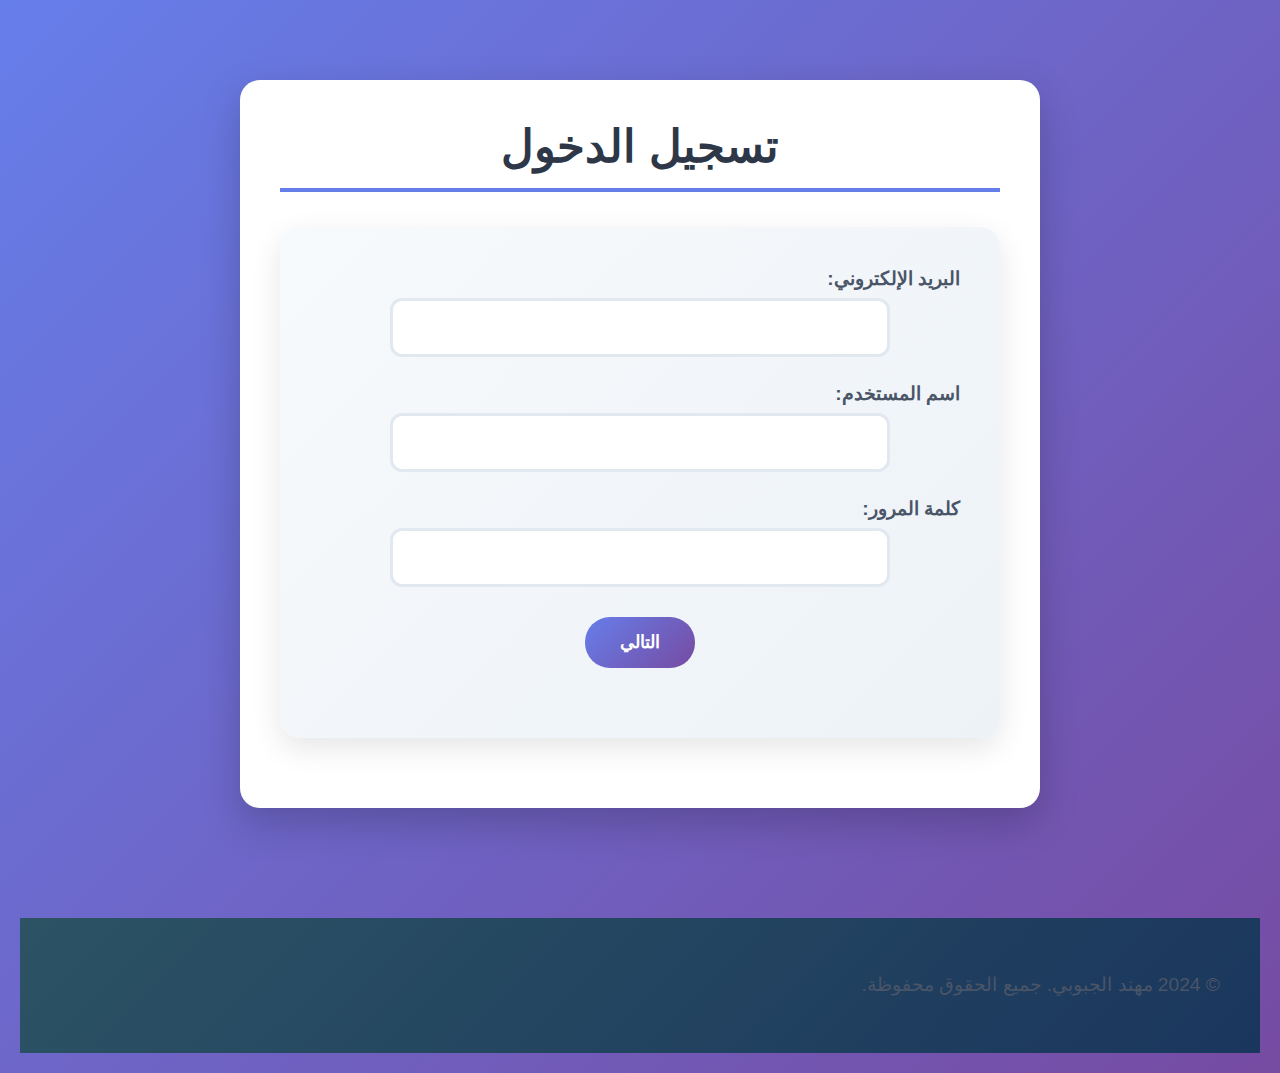
<file: index.html>
<!DOCTYPE html>
<html lang="ar" dir="rtl">
<head>
    <meta charset="UTF-8">
    <meta name="viewport" content="width=device-width, initial-scale=1.0">
    <meta name="description" content="صفحة تسجيل الدخول لموقع مهند الجبوبي">
    <title>تسجيل الدخول - مهند الجبوبي</title>
    <link rel="stylesheet" href="../css/style.css">
    <script src="../JS/JS.JS" defer></script>
</head>
<body>
    

    <main role="main">
        <section class="container" aria-labelledby="login-title">
            <header>
                <h1 id="login-title">تسجيل الدخول</h1>
            </header>
           
            <article>
                <form action="register.html" method="post" role="form" aria-labelledby="login-title">
                    <div class="form-group">
                        <label for="email">البريد الإلكتروني:</label>
                        <input type="email" id="email" name="email" required aria-required="true">
                    </div>
                   
                    <div class="form-group">
                        <label for="username">اسم المستخدم:</label>
                        <input type="text" id="username" name="username" required aria-required="true">
                    </div>
                   
                    <div class="form-group">
                        <label for="password">كلمة المرور:</label>
                        <input type="password" id="password" name="password" required aria-required="true">
                    </div>
                   
                    <button type="submit">التالي</button>
                </form>
            </article>
        </section>
    </main>

    <footer role="contentinfo">
        <div class="footer-container">
            <p>&copy; 2024 مهند الجبوبي. جميع الحقوق محفوظة.</p>
        </div>
    </footer>
</body>
</html>
</file>
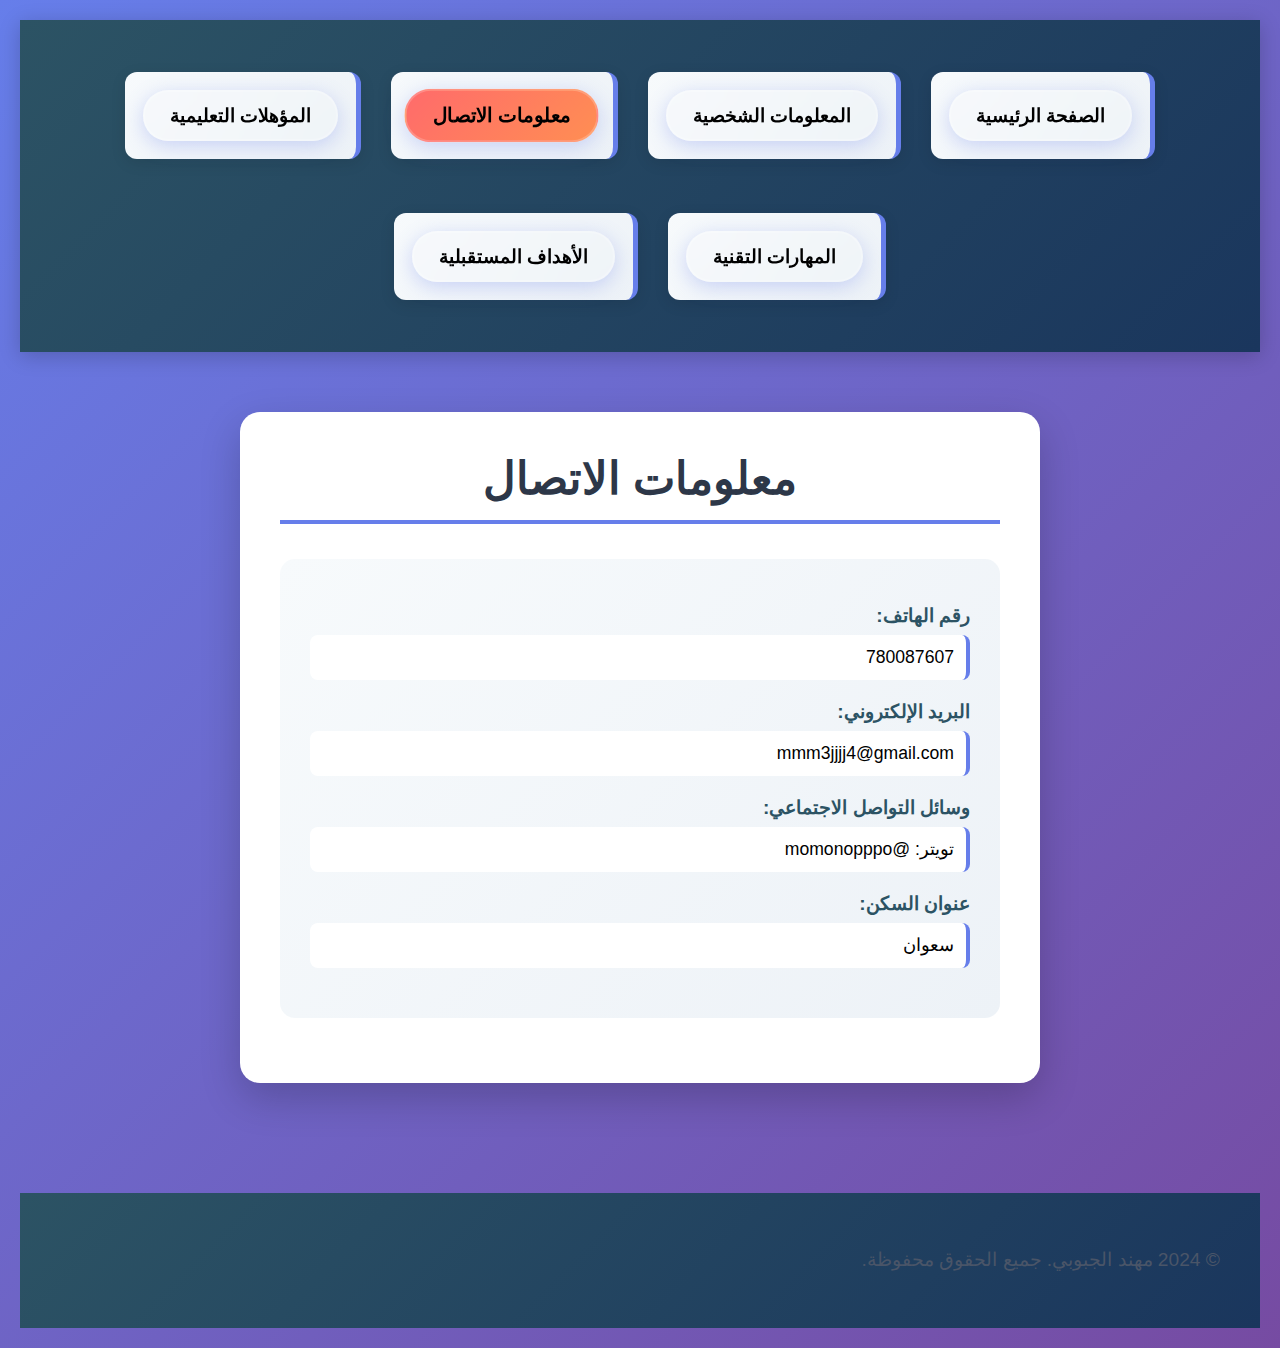
<file: contact.html>
<!DOCTYPE html>
<html lang="ar" dir="rtl">
<head>
    <meta charset="UTF-8">
    <meta name="viewport" content="width=device-width, initial-scale=1.0">
    <meta name="description" content="معلومات الاتصال بمهند الجبوبي">
    <title>معلومات الاتصال - مهند الجبوبي</title>
    <link rel="stylesheet" href="../css/style.css">
    <script src="../JS/JS.JS" defer></script>
</head>
<body>
    <header role="banner">
        <nav class="navbar" aria-label="القائمة الرئيسية">
            <div class="nav-container">
                <ul class="nav-links">
                    <li><a href="index.html">الصفحة الرئيسية</a></li>
                    <li><a href="profile1.html">المعلومات الشخصية</a></li>
                    <li><a href="contact.html" aria-current="page">معلومات الاتصال</a></li>
                    <li><a href="education.html">المؤهلات التعليمية</a></li>
                    <li><a href="skills.html">المهارات التقنية</a></li>
                    <li><a href="goals.html">الأهداف المستقبلية</a></li>
                </ul>
            </div>
        </nav>
    </header>

    <main role="main">
        <section class="container" aria-labelledby="contact-title">
            <header>
                <h1 id="contact-title">معلومات الاتصال</h1>
            </header>
           
            <article class="contact-content">
                <dl class="contact-list">
                    <dt>رقم الهاتف:</dt>
                    <dd>780087607</dd>
                   
                    <dt>البريد الإلكتروني:</dt>
                    <dd>mmm3jjjj4@gmail.com</dd>
                   
                    <dt>وسائل التواصل الاجتماعي:</dt>
                    <dd>تويتر: @momonopppo</dd>
                   
                    <dt>عنوان السكن:</dt>
                    <dd>سعوان</dd>
                </dl>
            </article>

            
        </section>
    </main>

    <footer role="contentinfo">
        <div class="footer-container">
            <p>&copy; 2024 مهند الجبوبي. جميع الحقوق محفوظة.</p>
        </div>
    </footer>
</body>
</html>
</file>
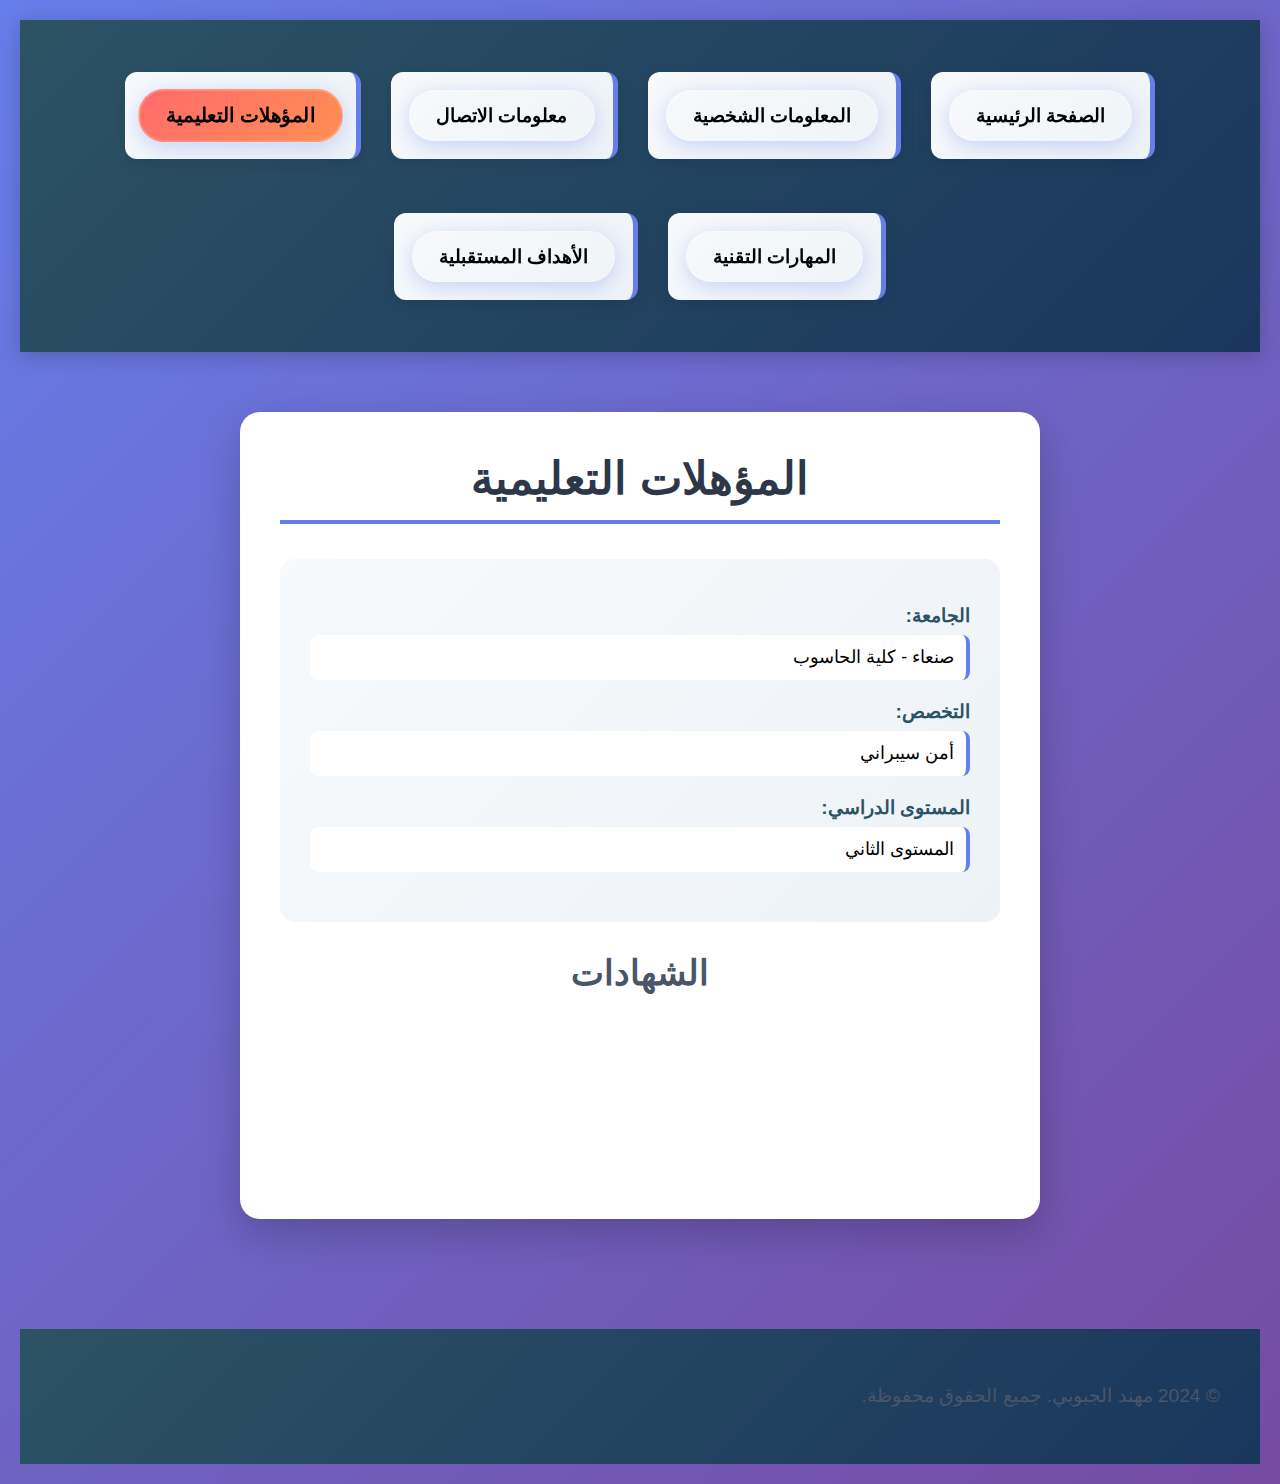
<file: education.html>
<!DOCTYPE html>
<html lang="ar" dir="rtl">
<head>
    <meta charset="UTF-8">
    <meta name="viewport" content="width=device-width, initial-scale=1.0">
    <meta name="description" content="المؤهلات التعليمية والشهادات لمهند الجبوبي">
    <title>المؤهلات التعليمية - مهند الجبوبي</title>
    <link rel="stylesheet" href="../css/style.css">
    <script src="../JS/JS.JS" defer></script>
</head>
<body>
    <header role="banner">
        <nav class="navbar" aria-label="القائمة الرئيسية">
            <div class="nav-container">
                <ul class="nav-links">
                    <li><a href="index.html">الصفحة الرئيسية</a></li>
                    <li><a href="profile1.html">المعلومات الشخصية</a></li>
                    <li><a href="contact.html">معلومات الاتصال</a></li>
                    <li><a href="education.html" aria-current="page">المؤهلات التعليمية</a></li>
                    <li><a href="skills.html">المهارات التقنية</a></li>
                    <li><a href="goals.html">الأهداف المستقبلية</a></li>
                </ul>
            </div>
        </nav>
    </header>

    <main role="main">
        <section class="container" aria-labelledby="education-title">
            <header>
                <h1 id="education-title">المؤهلات التعليمية</h1>
            </header>
           
            <article class="education-content">
                <dl class="info-list">
                    <dt>الجامعة:</dt>
                    <dd>صنعاء - كلية الحاسوب</dd>
                   
                    <dt>التخصص:</dt>
                    <dd>أمن سيبراني</dd>
                   
                    <dt>المستوى الدراسي:</dt>
                    <dd>المستوى الثاني</dd>
                </dl>

                <section aria-labelledby="certificates-title">
                    <h2 id="certificates-title">الشهادات</h2>
                    <ul class="certificates-list">
                        <li>شهادة Python</li>
                        <li>High diploma in English</li>
                    </ul>
                </section>
            </article>

          
        </section>
    </main>

    <footer role="contentinfo">
        <div class="footer-container">
            <p>&copy; 2024 مهند الجبوبي. جميع الحقوق محفوظة.</p>
        </div>
    </footer>
</body>
</html>
</file>
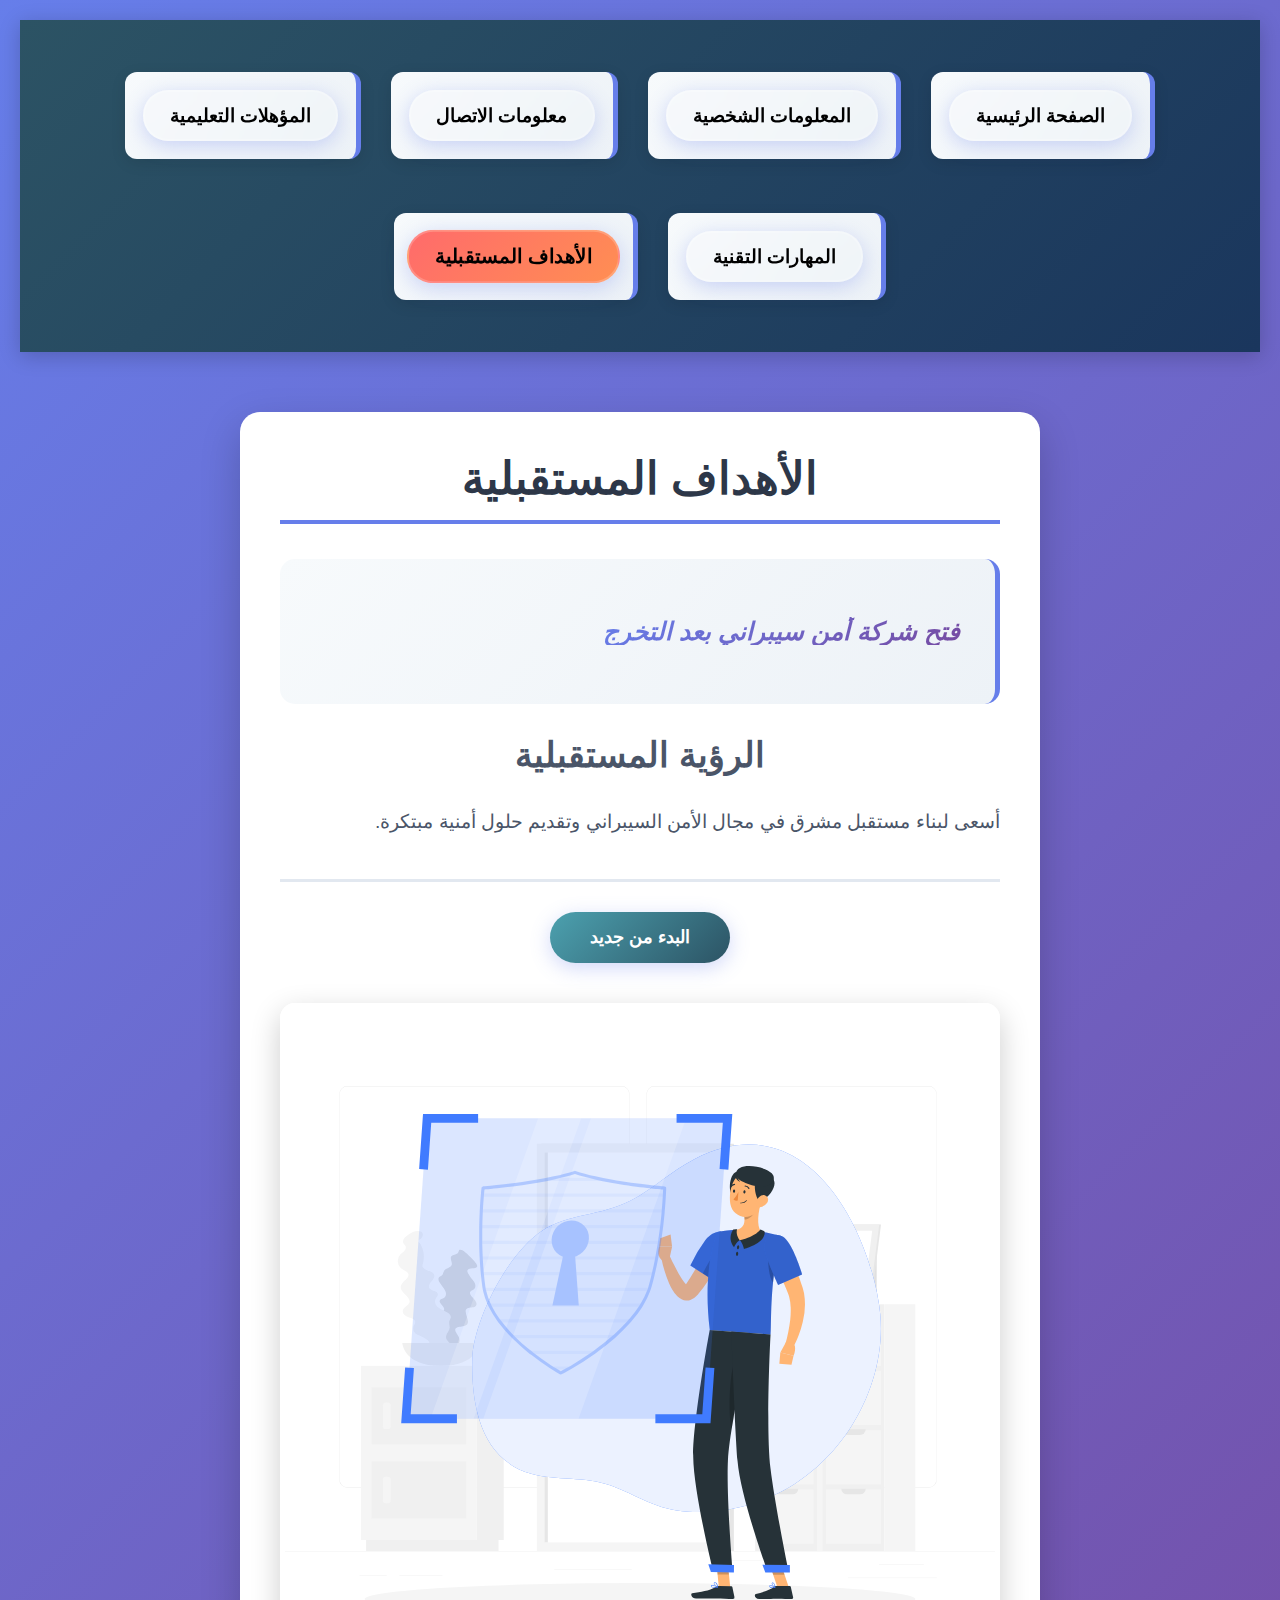
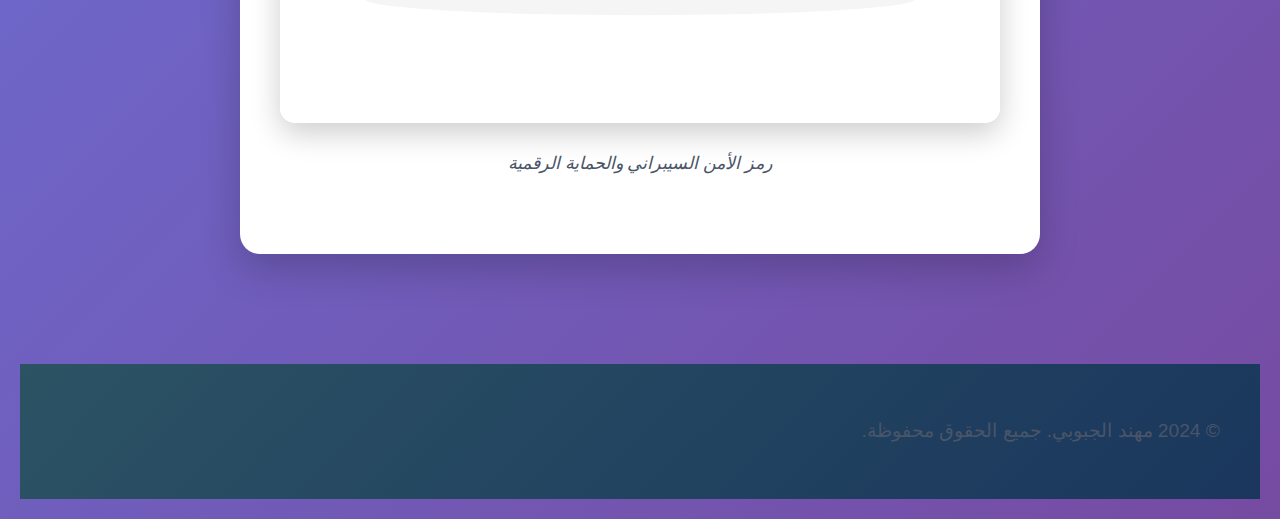
<file: goals.html>
<!DOCTYPE html>
<html lang="ar" dir="rtl">
<head>
    <meta charset="UTF-8">
    <meta name="viewport" content="width=device-width, initial-scale=1.0">
    <meta name="description" content="الأهداف المستقبلية والطموحات لمهند الجبوبي">
    <title>الأهداف المستقبلية - مهند الجبوبي</title>
    <link rel="stylesheet" href="../css/style.css">
    <script src="../JS/JS.JS" defer></script>
</head>
<body>
    <header role="banner">
        <nav class="navbar" aria-label="القائمة الرئيسية">
            <div class="nav-container">
                <ul class="nav-links">
                    <li><a href="index.html">الصفحة الرئيسية</a></li>
                    <li><a href="profile1.html">المعلومات الشخصية</a></li>
                    <li><a href="contact.html">معلومات الاتصال</a></li>
                    <li><a href="education.html">المؤهلات التعليمية</a></li>
                    <li><a href="skills.html">المهارات التقنية</a></li>
                    <li><a href="goals.html" aria-current="page">الأهداف المستقبلية</a></li>
                </ul>
            </div>
        </nav>
    </header>

    <main role="main">
        <section class="container" aria-labelledby="goals-title">
            <header>
                <h1 id="goals-title">الأهداف المستقبلية</h1>
            </header>
           
            <article class="goals-content">
                <blockquote>
                    <p><strong>فتح شركة أمن سيبراني بعد التخرج</strong></p>
                </blockquote>

                <section aria-labelledby="vision-title">
                    <h2 id="vision-title">الرؤية المستقبلية</h2>
                    <p>أسعى لبناء مستقبل مشرق في مجال الأمن السيبراني وتقديم حلول أمنية مبتكرة.</p>
                </section>
            </article>

            <nav class="internal-nav" aria-label="روابط داخلية">
                <a href="index.html">البدء من جديد</a>
            </nav>

            <figure aria-labelledby="image-title">
                <img src="../image/34-Security-on_Artboard-1.svg" alt="رسم توضيحي للأمن السيبراني يظهر درعاً واقياً يحمي البيانات الرقمية" width="1000">
                <figcaption id="image-title">رمز الأمن السيبراني والحماية الرقمية</figcaption>
            </figure>
        </section>
    </main>

    <footer role="contentinfo">
        <div class="footer-container">
            <p>&copy; 2024 مهند الجبوبي. جميع الحقوق محفوظة.</p>
        </div>
    </footer>
</body>
</html>
</file>
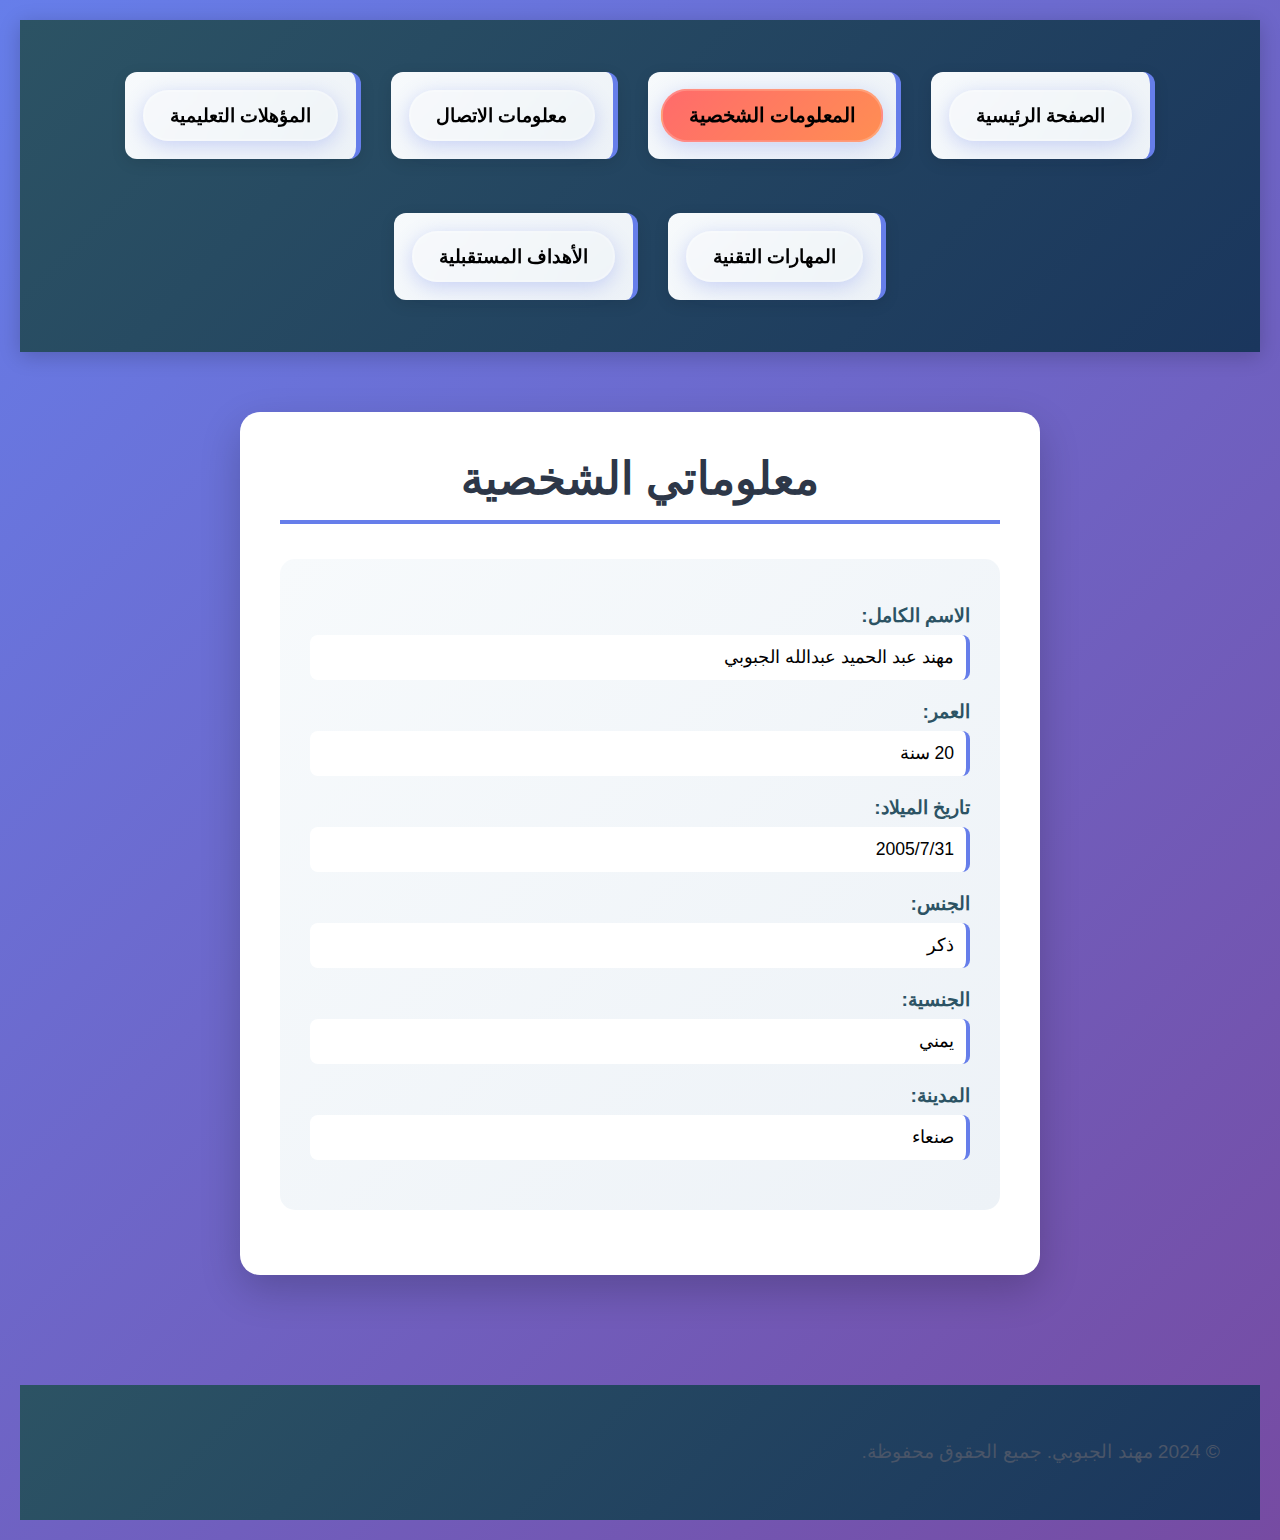
<file: profile1.html>
<!DOCTYPE html>
<html lang="ar" dir="rtl">
<head>
    <meta charset="UTF-8">
    <meta name="viewport" content="width=device-width, initial-scale=1.0">
    <meta name="description" content="المعلومات الشخصية لمهند الجبوبي">
    <title>المعلومات الشخصية - مهند الجبوبي</title>
    <link rel="stylesheet" href="../css/style.css">
    <script src="../JS/JS.JS" defer></script>
</head>
<body>
    <header role="banner">
        <nav class="navbar" aria-label="القائمة الرئيسية">
            <div class="nav-container">
                <ul class="nav-links">
                    <li><a href="index.html">الصفحة الرئيسية</a></li>
                    <li><a href="profile1.html" aria-current="page">المعلومات الشخصية</a></li>
                    <li><a href="contact.html">معلومات الاتصال</a></li>
                    <li><a href="education.html">المؤهلات التعليمية</a></li>
                    <li><a href="skills.html">المهارات التقنية</a></li>
                    <li><a href="goals.html">الأهداف المستقبلية</a></li>
                </ul>
            </div>
        </nav>
    </header>

    <main role="main">
        <section class="container" aria-labelledby="profile-title">
            <header>
                <h1 id="profile-title">معلوماتي الشخصية</h1>
            </header>
           
            <article class="profile-content">
                <dl class="info-list">
                    <dt>الاسم الكامل:</dt>
                    <dd>مهند عبد الحميد عبدالله الجبوبي</dd>
                   
                    <dt>العمر:</dt>
                    <dd>20 سنة</dd>
                   
                    <dt>تاريخ الميلاد:</dt>
                    <dd>2005/7/31</dd>
                   
                    <dt>الجنس:</dt>
                    <dd>ذكر</dd>
                   
                    <dt>الجنسية:</dt>
                    <dd>يمني</dd>
                   
                    <dt>المدينة:</dt>
                    <dd>صنعاء</dd>
                </dl>
            </article>

              </nav>
        </section>
    </main>

    <footer role="contentinfo">
        <div class="footer-container">
            <p>&copy; 2024 مهند الجبوبي. جميع الحقوق محفوظة.</p>
        </div>
    </footer>
</body>
</html>
</file>
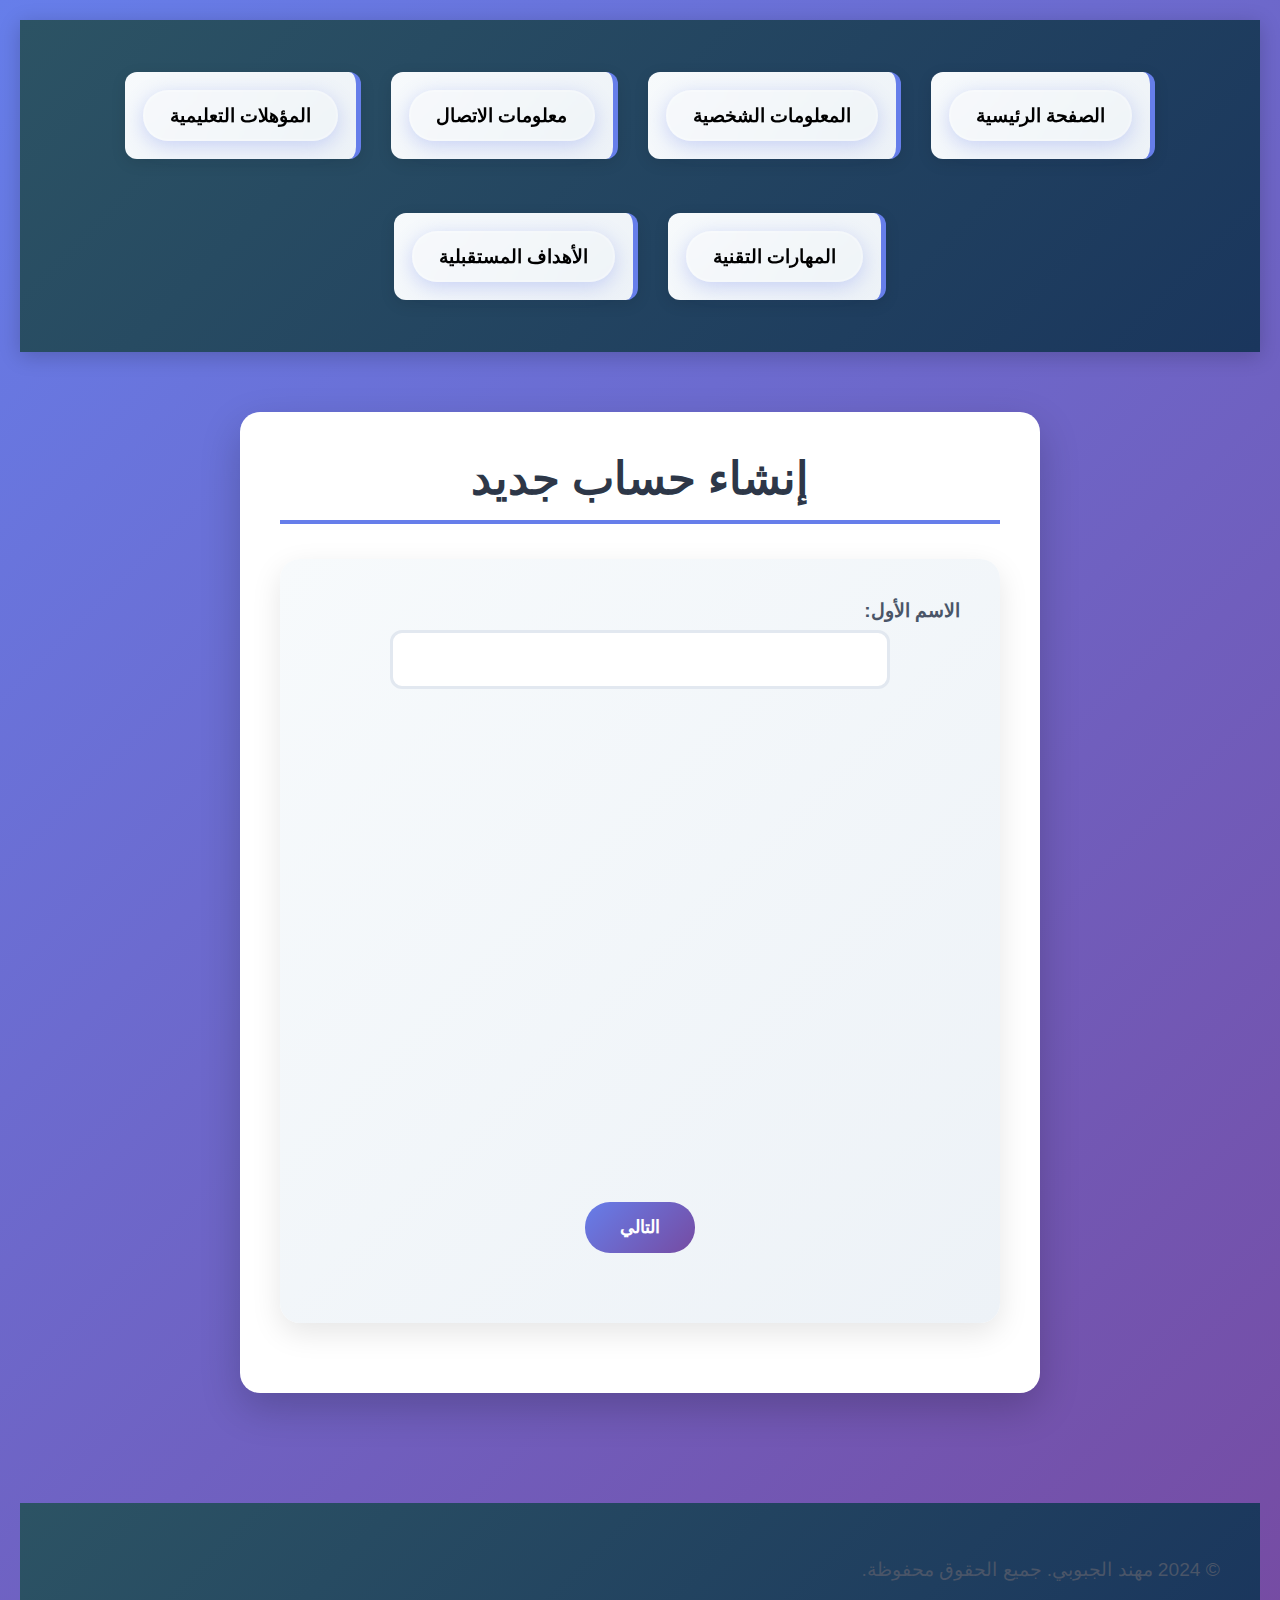
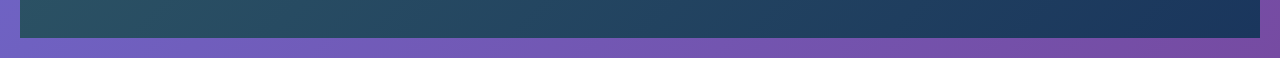
<file: register.html>
<!DOCTYPE html>
<html lang="ar" dir="rtl">
<head>
    <meta charset="UTF-8">
    <meta name="viewport" content="width=device-width, initial-scale=1.0">
    <meta name="description" content="إنشاء حساب جديد في موقع مهند الجبوبي">
    <title>إنشاء حساب - مهند الجبوبي</title>
    <link rel="stylesheet" href="../css/style.css">
    <script src="../JS/JS.JS" defer></script>
</head>
<body>
    <header role="banner">
        <nav class="navbar" aria-label="القائمة الرئيسية">
            <div class="nav-container">
                <ul class="nav-links">
                    <li><a href="index.html">الصفحة الرئيسية</a></li>
                    <li><a href="profile1.html">المعلومات الشخصية</a></li>
                    <li><a href="contact.html">معلومات الاتصال</a></li>
                    <li><a href="education.html">المؤهلات التعليمية</a></li>
                    <li><a href="skills.html">المهارات التقنية</a></li>
                    <li><a href="goals.html">الأهداف المستقبلية</a></li>
                </ul>
            </div>
        </nav>
    </header>

    <main role="main">
        <section class="container" aria-labelledby="register-title">
            <header>
                <h1 id="register-title">إنشاء حساب جديد</h1>
            </header>
           
            <article>
                <form action="profile1.html" method="post" role="form" aria-labelledby="register-title">
                    <div class="form-group">
                        <label for="firstName">الاسم الأول:</label>
                        <input type="text" id="firstName" name="first name" required aria-required="true">
                    </div>
                   
                    <div class="form-group">
                        <label for="lastName">الاسم الأخير:</label>
                        <input type="text" id="lastName" name="last name" required aria-required="true">
                    </div>
                   
                    <div class="form-group">
                        <label for="dob">تاريخ الميلاد:</label>
                        <input type="date" id="dob" name="dob">
                    </div>
                   
                    <div class="form-group">
                        <label for="phone">رقم الهاتف:</label>
                        <input type="tel" id="phone" name="Phone" required aria-required="true">
                    </div>
                   
                    <fieldset class="form-group">
                        <legend>الجنس:</legend>
                        <div class="radio-group">
                            <input type="radio" id="male" name="Gebder" value="male" required aria-required="true">
                            <label for="male">ذكر</label>
                           
                            <input type="radio" id="female" name="Gender" value="female" required aria-required="true">
                            <label for="female">أنثى</label>
                        </div>
                    </fieldset>
                   
                    <button type="submit">التالي</button>
                </form>
            </article>
        </section>
    </main>

    <footer role="contentinfo">
        <div class="footer-container">
            <p>&copy; 2024 مهند الجبوبي. جميع الحقوق محفوظة.</p>
        </div>
    </footer>
</body>
</html>
</file>
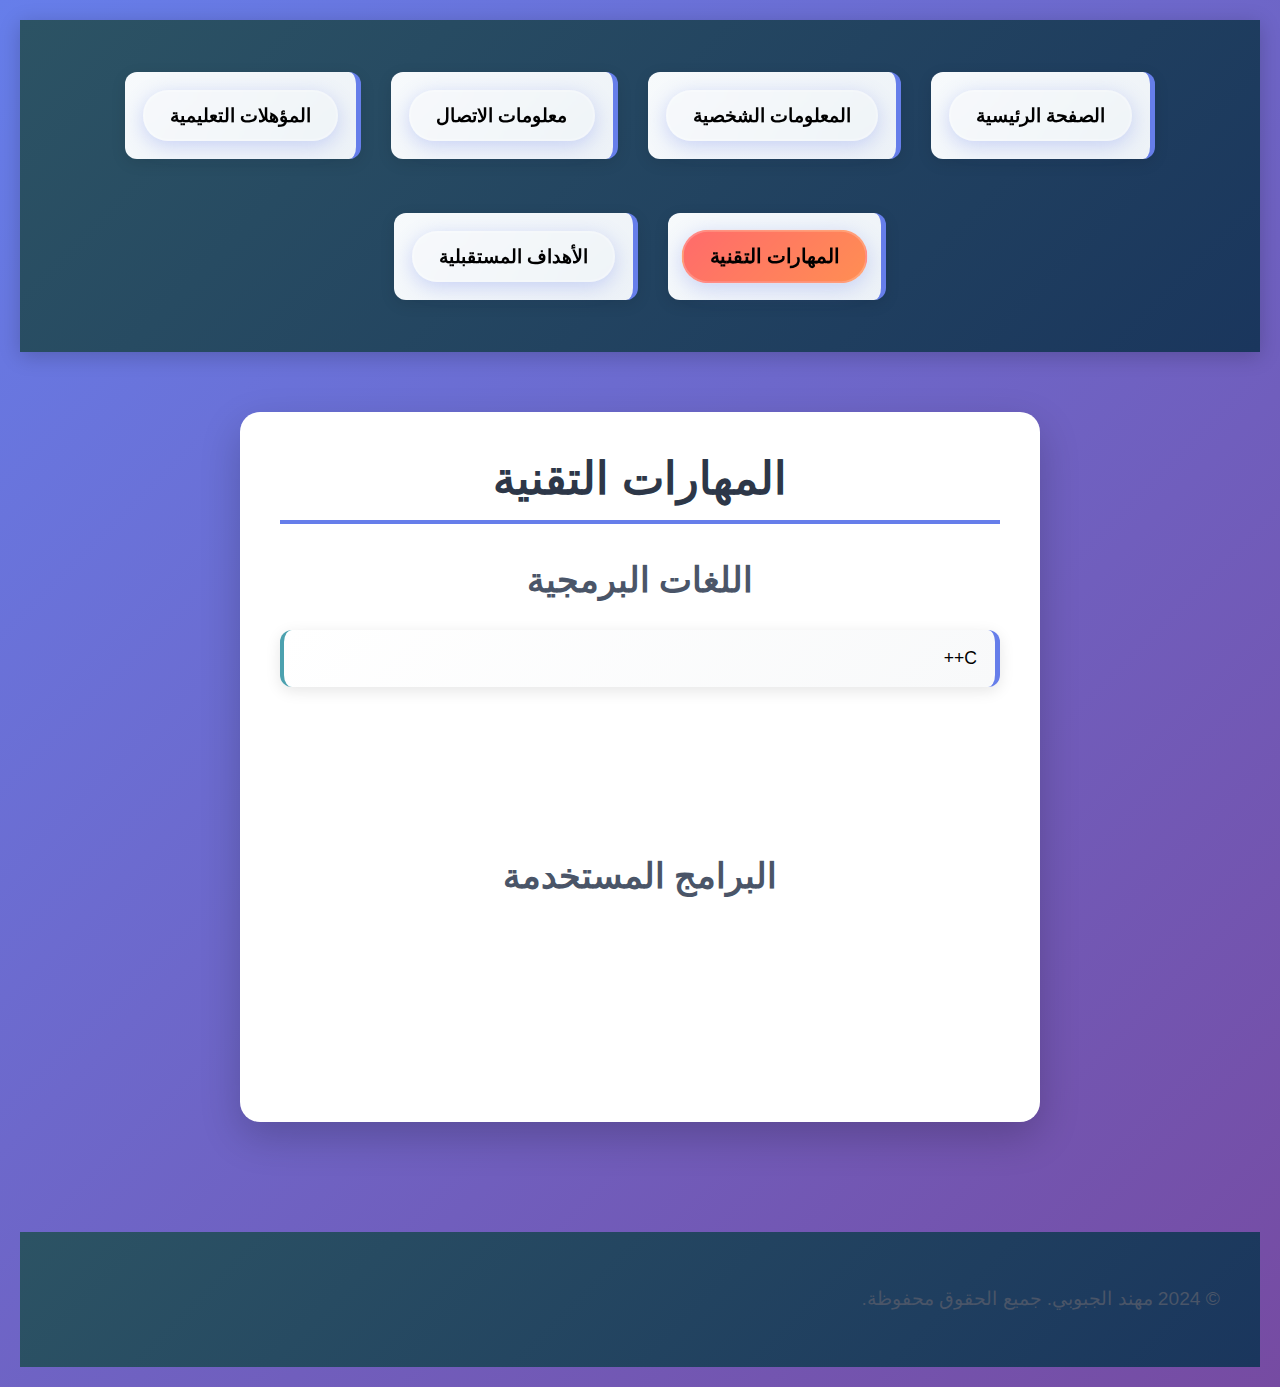
<file: skills.html>
<!DOCTYPE html>
<html lang="ar" dir="rtl">
<head>
    <meta charset="UTF-8">
    <meta name="viewport" content="width=device-width, initial-scale=1.0">
    <meta name="description" content="المهارات التقنية واللغات البرمجية لمهند الجبوبي">
    <title>المهارات التقنية - مهند الجبوبي</title>
    <link rel="stylesheet" href="../css/style.css">
    
    <script src="../JS/JS.JS" defer></script>
</head>

<body>
    <header role="banner">
        <nav class="navbar" aria-label="القائمة الرئيسية">
            <div class="nav-container">
                <ul class="nav-links">
                    <li><a href="index.html">الصفحة الرئيسية</a></li>
                    <li><a href="profile1.html">المعلومات الشخصية</a></li>
                    <li><a href="contact.html">معلومات الاتصال</a></li>
                    <li><a href="education.html">المؤهلات التعليمية</a></li>
                    <li><a href="skills.html" aria-current="page">المهارات التقنية</a></li>
                    <li><a href="goals.html">الأهداف المستقبلية</a></li>
                </ul>
            </div>
        </nav>
    </header>

    <main role="main">
        <section class="container" aria-labelledby="skills-title">
            <header>
                <h1 id="skills-title">المهارات التقنية</h1>
            </header>
           
            <article class="skills-content">
                <section aria-labelledby="programming-title">
                    <h2 id="programming-title">اللغات البرمجية</h2>
                    <ul class="skills-list">
                        <li>C++</li>
                        <li>Python</li>
                        <li>HTML</li>
                    </ul>
                </section>

                <section aria-labelledby="software-title">
                    <h2 id="software-title">البرامج المستخدمة</h2>
                    <ul class="skills-list">
                        <li>Paket Tracer</li>
                        <li>SQL</li>
                    </ul>
                </section>
            </article>

            
        </section>
    </main>

    <footer role="contentinfo">
        <div class="footer-container">
            <p>&copy; 2024 مهند الجبوبي. جميع الحقوق محفوظة.</p>
        </div>
    </footer>
</body>
</html>
</file>
<file: css/style.css>
/* تنسيق عام لجميع الصفحات */
* {
    margin: 0;
    padding: 0;
    box-sizing: border-box;
    font-family: 'Segoe UI', Tahoma, Geneva, Verdana, sans-serif;
}

body {
    background: linear-gradient(135deg, #667eea 0%, #764ba2 100%);
    min-height: 100vh;
    padding: 20px;
    direction: rtl;
}

.container {
    max-width: 800px;
    margin: 0 auto;
    background: white;
    padding: 40px;
    border-radius: 20px;
    box-shadow: 0 15px 40px rgba(0, 0, 0, 0.2);
    margin-top: 40px;
    margin-bottom: 40px;
}

/* شريط التنقل */
.navbar {
    background: linear-gradient(135deg, #2c5364 0%, #1a365d 100%);
    padding: 15px 0;
    position: sticky;
    top: 0;
    z-index: 1000;
    box-shadow: 0 4px 20px rgba(0, 0, 0, 0.2);
}

.nav-container {
    max-width: 1200px;
    margin: 0 auto;
    display: flex;
    justify-content: center;
    align-items: center;
    padding: 0 20px;
}

.nav-links {
    display: flex;
    list-style: none;
    gap: 30px;
    flex-wrap: wrap;
    justify-content: center;
}

.nav-links a {
    color: black;
    text-decoration: none;
    padding: 12px 25px;
    border-radius: 25px;
    transition: all 0.3s ease;
    font-weight: 600;
    font-size: 1.1em;
    background: rgba(255, 255, 255, 0.1);
    backdrop-filter: blur(10px);
    border: 2px solid rgba(255, 255, 255, 0.2);
    min-width: auto;
    margin: 0;
}

.nav-links a:hover {
    background: linear-gradient(135deg, #667eea 0%, #764ba2 100%);
    transform: translateY(-3px);
    box-shadow: 0 8px 25px rgba(102, 126, 234, 0.4);
    border-color: transparent;
}

/* تنسيق العناوين */
h1 {
    color: #2d3748;
    text-align: center;
    margin-bottom: 35px;
    padding-bottom: 15px;
    border-bottom: 4px solid #667eea;
    font-size: 2.8em;
    font-weight: 700;
}

h2 {
    color: #4a5568;
    text-align: center;
    margin-bottom: 30px;
    font-size: 2.2em;
    font-weight: 600;
}

/* تنسيق النصوص والعناصر */
p {
    font-size: 1.2em;
    line-height: 1.8;
    margin: 20px 0;
    color: #4a5568;
    text-align: right;
}

strong {
    color: #2d3748;
    font-weight: 700;
    background: linear-gradient(135deg, #667eea 0%, #764ba2 100%);
    -webkit-background-clip: text;
    -webkit-text-fill-color: transparent;
    padding: 0 5px;
}

/* تنسيق القوائم */
ul {
    list-style-type: none;
    padding: 0;
    margin: 25px 0;
}

li {
    background: linear-gradient(135deg, #f7fafc 0%, #edf2f7 100%);
    margin: 12px 0;
    padding: 18px;
    border-radius: 12px;
    border-right: 5px solid #667eea;
    transition: all 0.3s ease;
    font-size: 1.1em;
    box-shadow: 0 4px 15px rgba(0, 0, 0, 0.1);
}

li:hover {
    transform: translateX(-8px);
    background: linear-gradient(135deg, #edf2f7 0%, #e2e8f0 100%);
    box-shadow: 0 6px 20px rgba(102, 126, 234, 0.3);
}

/* تنسيق الروابط */
a {
    display: inline-block;
    margin: 15px 8px;
    padding: 15px 30px;
    background: linear-gradient(135deg, #667eea 0%, #764ba2 100%);
    color: white;
    text-decoration: none;
    border-radius: 30px;
    transition: all 0.4s ease;
    font-weight: 600;
    font-size: 1.1em;
    text-align: center;
    min-width: 180px;
    box-shadow: 0 5px 20px rgba(102, 126, 234, 0.3);
}

a:hover {
    transform: translateY(-4px) scale(1.05);
    box-shadow: 0 10px 30px rgba(102, 126, 234, 0.5);
    background: linear-gradient(135deg, #764ba2 0%, #667eea 100%);
}

/* تنسيق النماذج */
form {
    background: linear-gradient(135deg, #f7fafc 0%, #edf2f7 100%);
    padding: 40px;
    border-radius: 20px;
    margin: 30px 0;
    box-shadow: 0 10px 30px rgba(0, 0, 0, 0.1);
}

label {
    display: block;
    margin-bottom: 12px;
    font-weight: 700;
    color: #4a5568;
    font-size: 1.2em;
    text-align: right;
}

input[type="text"],
input[type="email"],
input[type="password"],
input[type="tel"],
input[type="date"] {
    width: 100%;
    max-width: 500px;
    padding: 16px;
    border: 3px solid #e2e8f0;
    border-radius: 12px;
    font-size: 1.1em;
    margin: 0 auto 20px auto;
    display: block;
    transition: all 0.3s ease;
    background: white;
    text-align: right;
}

input:focus {
    outline: none;
    border-color: #667eea;
    box-shadow: 0 0 0 4px rgba(102, 126, 234, 0.1);
    transform: scale(1.02);
}

input[type="submit"] {
    background: linear-gradient(135deg, #667eea 0%, #764ba2 100%);
    color: white;
    padding: 16px 40px;
    border: none;
    border-radius: 30px;
    cursor: pointer;
    font-size: 1.2em;
    font-weight: 700;
    transition: all 0.4s ease;
    margin-top: 25px;
    display: block;
    margin-left: auto;
    margin-right: auto;
    min-width: 200px;
    box-shadow: 0 5px 20px rgba(102, 126, 234, 0.3);
}

input[type="submit"]:hover {
    transform: translateY(-4px) scale(1.05);
    box-shadow: 0 10px 30px rgba(102, 126, 234, 0.5);
}

input[type="radio"] {
    margin: 0 10px;
    transform: scale(1.3);
    accent-color: #667eea;
}

/* تنسيق مجموعة الراديو */
div[style*="margin: 10px 0"] {
    background: white;
    padding: 20px;
    border-radius: 12px;
    margin: 20px 0;
    text-align: center;
    box-shadow: 0 4px 15px rgba(0, 0, 0, 0.1);
}

/* تنسيق الصورة */
img {
    max-width: 100%;
    height: auto;
    display: block;
    margin: 30px auto;
    border-radius: 15px;
    box-shadow: 0 10px 30px rgba(0, 0, 0, 0.2);
    border: 5px solid white;
    transition: transform 0.3s ease;
}

img:hover {
    transform: scale(1.02);
}

/* تنسيق الخط الفاصل */
hr {
    border: none;
    height: 4px;
    background: linear-gradient(90deg, transparent, #667eea, #764ba2, #667eea, transparent);
    margin: 40px 0;
    border-radius: 2px;
}

/* تحسينات Semantic HTML */
main {
    padding: 20px 0;
}

section {
    margin: 30px 0;
}

article {
    margin: 25px 0;
}

/* تنسيق قوائم الوصف */
dl.info-list, dl.contact-list {
    background: linear-gradient(135deg, #f7fafc 0%, #edf2f7 100%);
    padding: 30px;
    border-radius: 15px;
    margin: 25px 0;
}

dt {
    font-weight: 700;
    color: #2c5364;
    margin-top: 15px;
    font-size: 1.2em;
}

dd {
    margin: 8px 0 20px 0;
    padding: 12px;
    background: white;
    border-radius: 8px;
    border-right: 4px solid #667eea;
    font-size: 1.1em;
}

/* تنسيق مجموعات النماذج */
.form-group {
    margin-bottom: 25px;
}

.form-group label {
    display: block;
    margin-bottom: 8px;
    font-weight: 600;
}

/* تنسيق الأزرار */
button {
    background: linear-gradient(135deg, #667eea 0%, #764ba2 100%);
    color: white;
    padding: 15px 35px;
    border: none;
    border-radius: 25px;
    cursor: pointer;
    font-size: 1.1em;
    font-weight: 600;
    transition: all 0.3s ease;
    display: block;
    margin: 30px auto;
}

button:hover {
    transform: translateY(-3px);
    box-shadow: 0 8px 25px rgba(102, 126, 234, 0.4);
}

/* تنسيق التذييل */
footer {
    background: linear-gradient(135deg, #2c5364 0%, #1a365d 100%);
    color: white;
    text-align: center;
    padding: 30px 0;
    margin-top: 50px;
}

.footer-container {
    max-width: 1200px;
    margin: 0 auto;
    padding: 0 20px;
}

/* التنقل الداخلي */
.internal-nav {
    text-align: center;
    margin-top: 40px;
    padding-top: 30px;
    border-top: 3px solid #e2e8f0;
}

.internal-nav a {
    margin: 0 10px;
    background: linear-gradient(135deg, #4ca1af 0%, #2c5364 100%);
}

/* تنسيق fieldset و legend */
fieldset {
    border: 2px solid #e2e8f0;
    border-radius: 12px;
    padding: 20px;
    margin: 20px 0;
}

legend {
    font-weight: 700;
    color: #2c5364;
    padding: 0 15px;
    font-size: 1.2em;
}

.radio-group {
    display: flex;
    gap: 30px;
    justify-content: center;
    margin-top: 15px;
}

/* تنسيق blockquote */
blockquote {
    background: linear-gradient(135deg, #f7fafc 0%, #edf2f7 100%);
    padding: 30px;
    border-radius: 15px;
    border-right: 5px solid #667eea;
    margin: 30px 0;
    font-style: italic;
    font-size: 1.3em;
}

/* تنسيق figure و figcaption */
figure {
    margin: 40px 0;
    text-align: center;
}

figcaption {
    margin-top: 15px;
    font-style: italic;
    color: #4a5568;
    font-size: 1.1em;
}

/* تنسيق القوائم في الصفحات */
.certificates-list li,
.skills-list li {
    background: linear-gradient(135deg, #ffffff 0%, #f8f9fa 100%);
    margin: 12px 0;
    padding: 18px;
    border-radius: 12px;
    border-left: 4px solid #4ca1af;
    font-size: 1.1em;
}

/* تحسين إمكانية الوصول */
[aria-current="page"] {
    background: linear-gradient(135deg, #ff6b6b 0%, #ff8e53 100%) !important;
    transform: scale(1.05);
}

/* تحسين التركيز للوصول */
a:focus, button:focus, input:focus {
    outline: 3px solid #ff6b6b;
    outline-offset: 2px;
}

/* تحسينات للقارئ الشاشة */
.sr-only {
    position: absolute;
    width: 1px;
    height: 1px;
    padding: 0;
    margin: -1px;
    overflow: hidden;
    clip: rect(0, 0, 0, 0);
    white-space: nowrap;
    border: 0;
}

/* تأثيرات متقدمة */
.container {
    animation: fadeInUp 0.8s ease;
}

@keyframes fadeInUp {
    from {
        opacity: 0;
        transform: translateY(30px);
    }
    to {
        opacity: 1;
        transform: translateY(0);
    }
}

li {
    animation: slideInRight 0.5s ease;
}

@keyframes slideInRight {
    from {
        opacity: 0;
        transform: translateX(30px);
    }
    to {
        opacity: 1;
        transform: translateX(0);
    }
}

/* تنسيق متجاوب للشاشات الصغيرة */
@media (max-width: 768px) {
    .container {
        padding: 25px;
        margin: 20px 15px;
        border-radius: 15px;
    }
   
    h1 {
        font-size: 2.2em;
    }
   
    h2 {
        font-size: 1.8em;
    }
   
    p {
        font-size: 1.1em;
    }
   
    input[type="text"],
    input[type="email"],
    input[type="password"],
    input[type="tel"],
    input[type="date"] {
        width: 100%;
        max-width: none;
    }
   
    a {
        display: block;
        margin: 12px 0;
        width: 100%;
    }
   
    form {
        padding: 25px;
    }
   
    .nav-links {
        gap: 15px;
    }
   
    .nav-links a {
        padding: 10px 20px;
        font-size: 1em;
    }
}

@media (max-width: 480px) {
    body {
        padding: 10px;
    }
   
    .container {
        padding: 20px;
        margin: 15px 10px;
    }
   
    h1 {
        font-size: 1.8em;
    }
   
    h2 {
        font-size: 1.5em;
    }
   
    li {
        padding: 15px;
        font-size: 1em;
    }
   
    input[type="submit"] {
        width: 100%;
    }
   
    .nav-links {
        gap: 10px;
    }
   
    .nav-links a {
        padding: 8px 15px;
        font-size: 0.9em;
    }
}

/* تحسينات المظهر على المتصفحات المختلفة */
::-webkit-input-placeholder {
    color: #a0aec0;
    text-align: right;
}

:-moz-placeholder {
    color: #a0aec0;
    text-align: right;
}

::-moz-placeholder {
    color: #a0aec0;
    text-align: right;
}

:-ms-input-placeholder {
    color: #a0aec0;
    text-align: right;
}

.error-message {
    color: #ff6b6b !important;
    font-size: 0.9em !important;
    margin-top: 5px !important;
    animation: shake 0.5s ease !important;
}

@keyframes shake {
    0%, 100% { transform: translateX(0); }
    25% { transform: translateX(-5px); }
    75% { transform: translateX(5px); }
}

@keyframes slideIn {
    from {
        transform: translateX(100px);
        opacity: 0;
    }
    to {
        transform: translateX(0);
        opacity: 1;
    }
}

.success-message {
    position: fixed;
    top: 20px;
    right: 20px;
    background: linear-gradient(135deg, #4CAF50, #45a049);
    color: white;
    padding: 15px 25px;
    border-radius: 10px;
    box-shadow: 0 5px 15px rgba(0,0,0,0.2);
    z-index: 1000;
    animation: slideIn 0.5s ease;
}

/* تأثيرات التمرير */
.container, li, .form-group {
    transition: all 0.8s ease;
}

/* تأثيرات التركيز */
.form-group:focus-within {
    background: rgba(102, 126, 234, 0.1) !important;
    transform: scale(1.02) !important;
}
</file>
